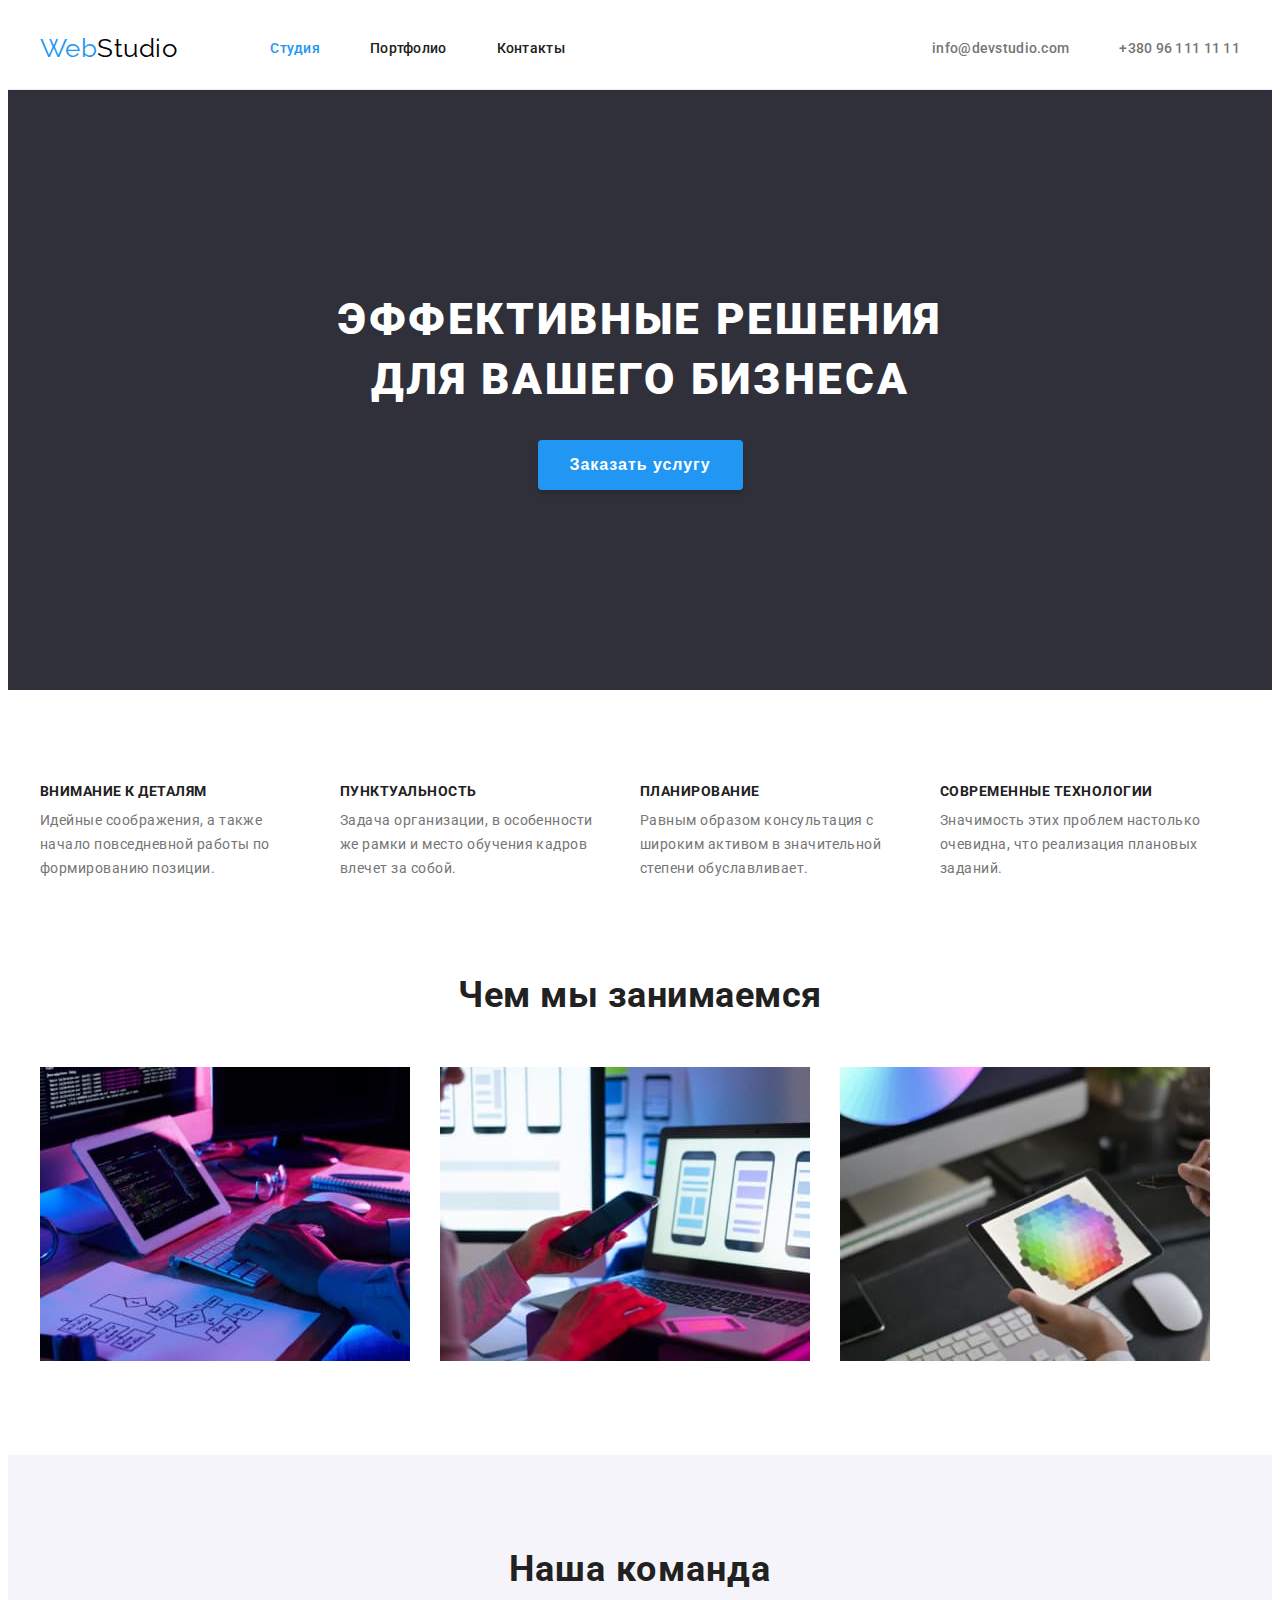
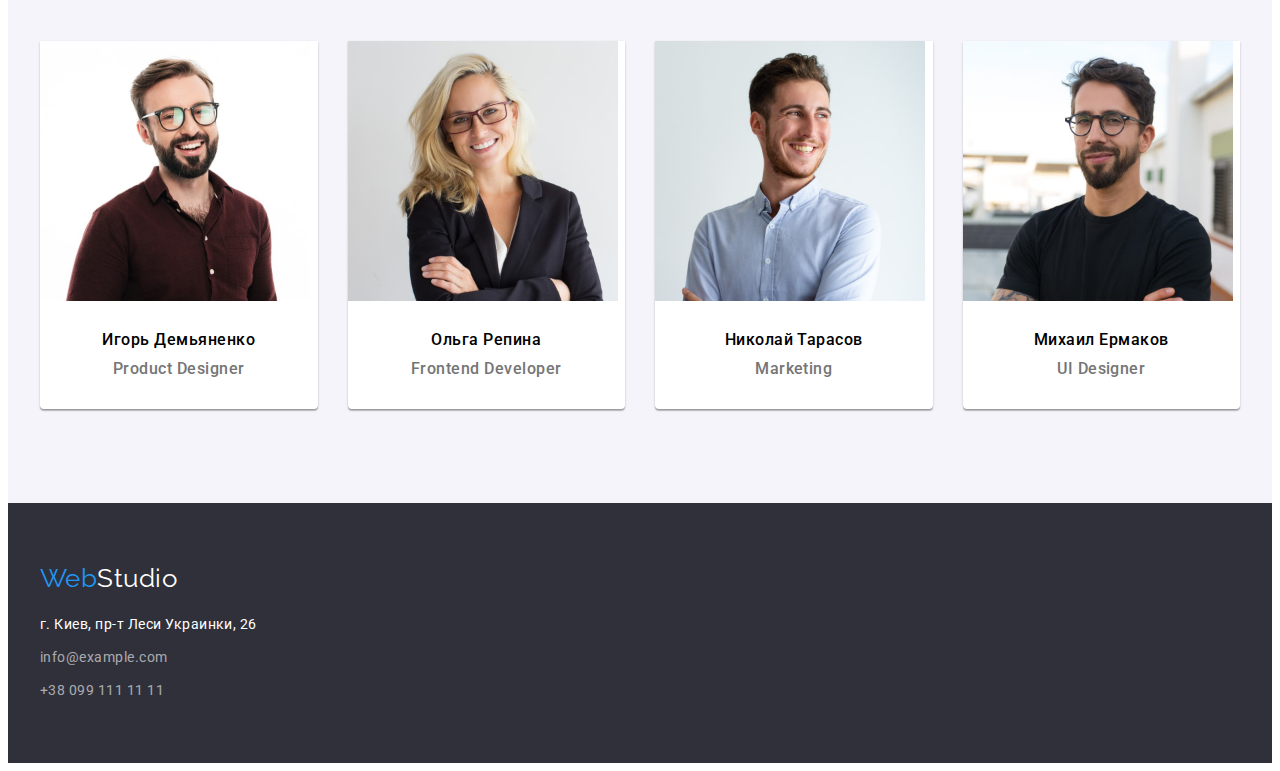
<file: index.html>
<!DOCTYPE html>
<html lang="ru">
<head>
    <meta charset="UTF-8">
    <meta http-equiv="X-UA-Compatible" content="IE=edge">
    <meta name="viewport" content="width=device-width, initial-scale=1.0">
    <title>WebStudio site</title>
    <link rel="preconnect" href="https://fonts.googleapis.com">
    <link rel="preconnect" href="https://fonts.gstatic.com" crossorigin>
    <link href="https://fonts.googleapis.com/css2?family=Raleway:wght@700&family=Roboto:wght@400;500;700;900&display=swap" rel="stylesheet">
    <link rel="stylesheet" href="https://cdnjs.cloudflare.com/ajax/libs/modern-normalize/1.1.0/modern-normalize.min.css" integrity="sha512-wpPYUAdjBVSE4KJnH1VR1HeZfpl1ub8YT/NKx4PuQ5NmX2tKuGu6U/JRp5y+Y8XG2tV+wKQpNHVUX03MfMFn9Q==" crossorigin="anonymous" referrerpolicy="no-referrer" />
    <link rel="stylesheet" href="./css/styles.css">
</head>
<body>
<!-- header -->
<header class="header">
    <div class="container header-container">
            <nav class="page-nav">
                <a href="./index.html" class="header-logo ">Web<span class="logo-color">Studio</span></a>
                <ul class="menu-nav list">
                    <li class="nav-item"><a class="nav-link link current-page" href="./index.html">Студия</a></li>
                    <li class="nav-item"><a class="nav-link link" href="./portfolio.html">Портфолио</a></li>
                    <li class="nav-item"><a class="nav-link link" href="">Контакты</a></li>
                </ul>
            </nav>
            <!-- contacts -->
                <ul class="contacts list">
                    <li class="contact-item"><a href="mailto:info@devstudio.com" class="contact-link link">info@devstudio.com</a></li>
                    <li class="contact-item"><a href="tel:+380961111111" class="contact-link link">+380 96 111 11 11</a></li>
                </ul>
    </div>
</header>

<!-- main information -->
<main>
        <section class="hero">
           <div class="container">
                <h1 class="hero-title">Эффективные решения для вашего бизнеса</h1>
                <button class="button btn" type="button">Заказать услугу</button>
           </div>
        </section>
   
    <!-- Our advantages -->
    <section class="section">
        <div class="container">
        <h2 class="visually-hidden">Наши особенности</h2>
            <ul class="features-list">
            <li class="features-item">
                <h3 class="features-heading">Внимание к деталям</h3>
                <p class="features-paragraph">Идейные соображения, а также начало повседневной работы по формированию позиции.
                </p>
            </li>
            <li class="features-item">
                <h3 class="features-heading">Пунктуальность</h3>
                <p class="features-paragraph">Задача организации, в особенности же рамки и место обучения кадров влечет за
                    собой.</p>
            </li>
            <li class="features-item">
                <h3 class="features-heading">Планирование</h3>
                <p class="features-paragraph">Равным образом консультация с широким активом в значительной степени
                    обуславливает.</p>
            </li>
            <li class="features-item">
                <h3 class="features-heading">Современные технологии</h3>
                <p class="features-paragraph">Значимость этих проблем настолько очевидна, что реализация плановых заданий.</p>
            </li>
        </ul>
    </div>
    
    </section>

    <!-- What are we doing -->
    <section class="activity section">
        <div class="container">
            <h2 class="activity-title">Чем мы занимаемся</h2>
            <ul class="activity-list">
                <li class="activity-item"><a href="">
                        <img class="activity-img" src="./images/development.jpg" alt="разработка сайта" width="370" height="294" />
                    </a>
                </li>
                <li class="activity-item">
                    <a href="">
                        <img class="activity-img" src="./images/mobile-version.jpg" alt="дизайн сайта" width="370" height="294" />
                    </a>
                </li>
                <li class="activity-item">
                    <a href="">
                        <img class="activity-img" src="./images/color-scheme.jpg" alt="стиль сайта" width="370" height="294" />
                    </a>
                </li>
            </ul>
        </div>
    </section>

    <!-- Our team -->
    <section class="work section">
        <div class="container">
            <h2 class="team">Наша команда</h2>
            <ul class="team-list">
                <li class="team-item">
                    <img class="team-img" src="./images/product-designer.jpg" alt="Дизайнер продукта" width="270" height="260" />
                    <div class="team-info">
                        <h3 class="about-name">Игорь Демьяненко</h3>
                        <p class="about-work">Product Designer</p>
                    </div>
                </li>
                <li class="team-item">
                    <img class="team-img" src="./images/frontend.jpg" alt="Фронтенд-разработчик" width="270" height="260" />
                    <div class="team-info">
                        <h3 class="about-name">Ольга Репина</h3>
                        <p class="about-work">Frontend Developer</p>
                    </div>
                </li>
                <li class="team-item">
                    <img class="team-img" src="./images/marketing.jpg" alt="Маркетинг" width="270" height="260" />
                    <div class="team-info">
                        <h3 class="about-name">Николай Тарасов</h3>
                        <p class="about-work">Marketing</p>
                    </div>
                </li>
                <li class="team-item">
                    <img class="team-img" src="./images/ui-designer.jpg" alt="Пользовательский интерфейс" width="270"
                        height="260" />
                    <div class="team-info">
                        <h3 class="about-name">Михаил Ермаков</h3>
                        <p class="about-work">UI Designer</p>
                    </div>
                </li>
            </ul>
        </div>
       
    </section>
</main>

<!-- footer -->
<footer class="footer">
    <div class="container footer-container">
        <a class="footer-logo" href="./index.html">Web<span class="logo-color logo">Studio</span></a>
        <address class="address">
            <ul class="footer-list">
                <li class="footer-item item-space"><a class="address-items" href="https://www.google.com.ua/maps/place/%D0%B1%D1%83%D0%BB.+%D0%9B%D0%B5%D1%81%D0%B8+%D0%A3%D0%BA%D1%80%D0%B0%D0%B8%D0%BD%D0%BA%D0%B8,+26,+%D0%9A%D0%B8%D0%B5%D0%B2,+02000/@50.4265841,30.5361971,17z/data=!3m1!4b1!4m5!3m4!1s0x40d4cf0e033ecbe9:0x57a4dffefec77da0!8m2!3d50.4265807!4d30.5383858?hl=ru">
            г. Киев, пр-т Леси Украинки, 26</a></li>
                <li class="footer-item item-space"><a class="footer-contact" href="mailto:info@example.com">info@example.com</a></li>
                <li class="footer-item item-space"><a class="footer-contact" href="tel:+380991111111">+38 099 111 11 11</a></li>
            </ul>
        </address>
    </div>

   
</footer>  

</body>
</html>
</file>
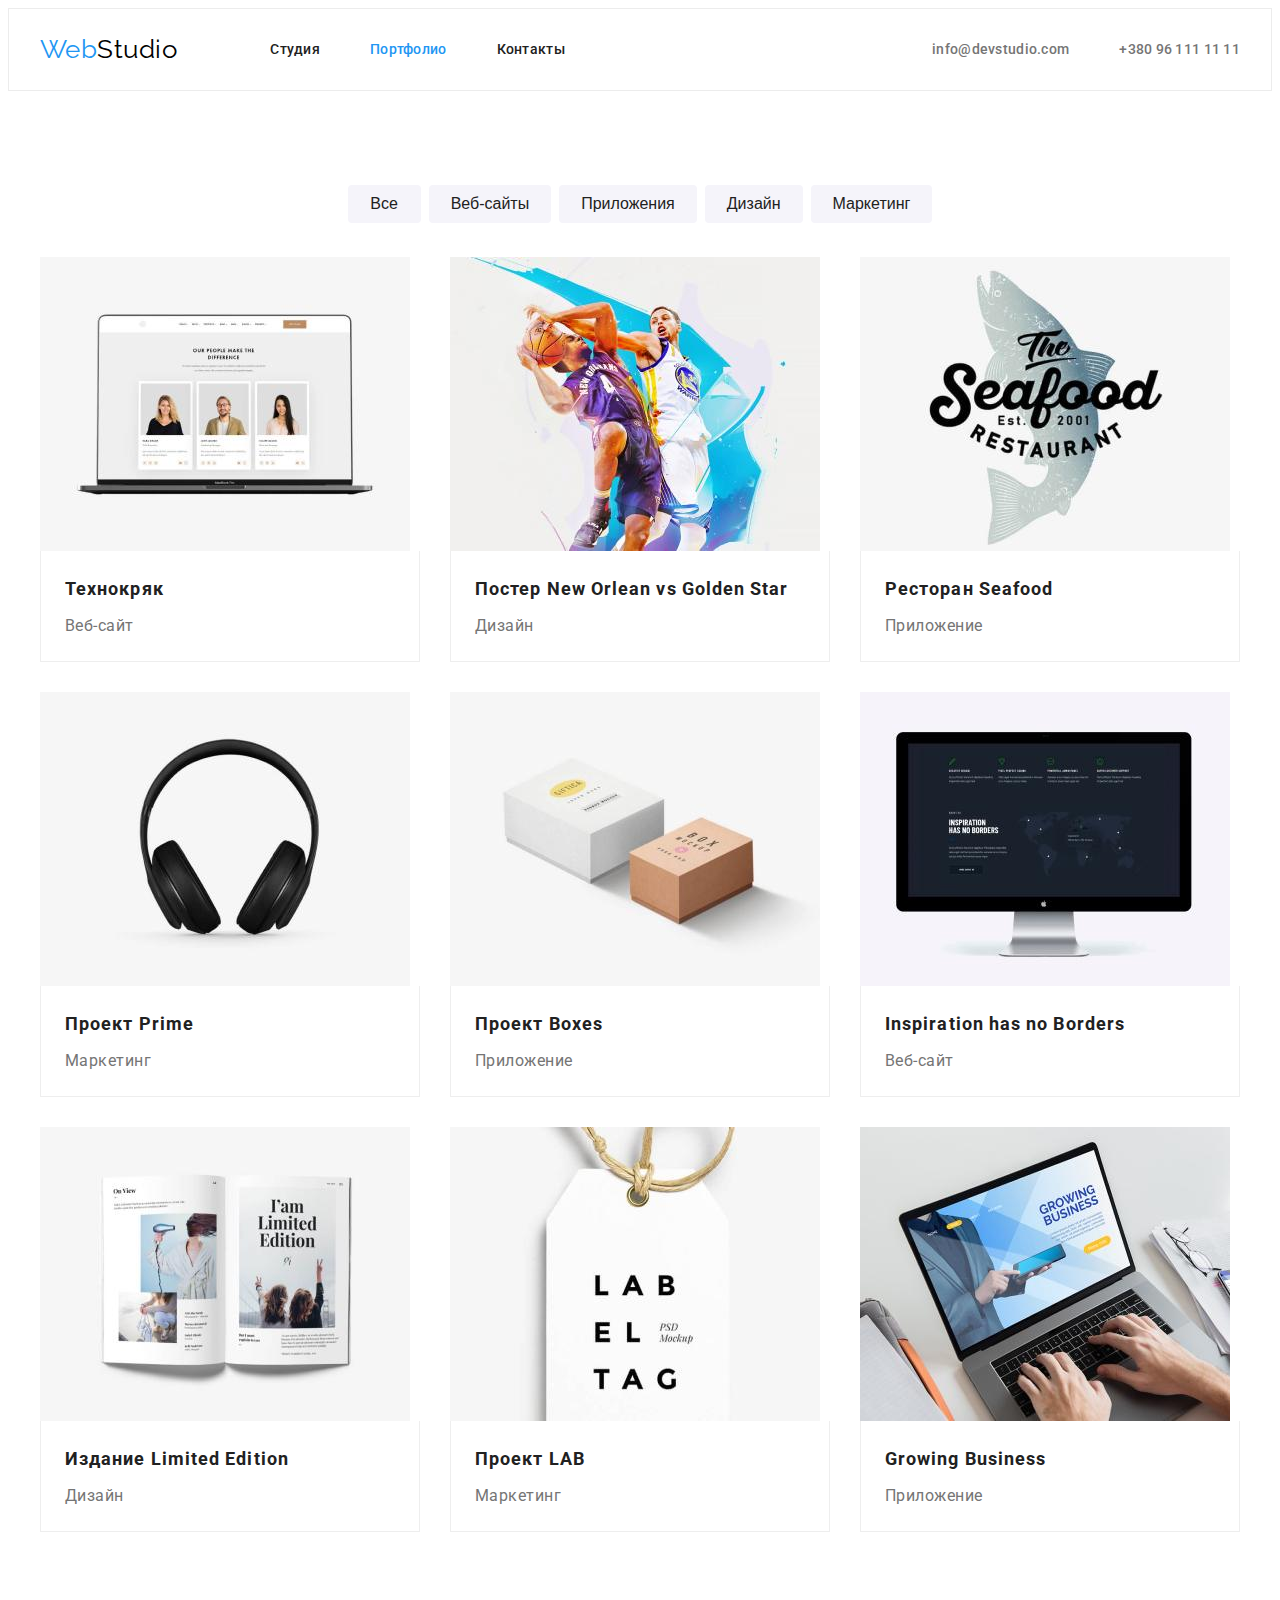
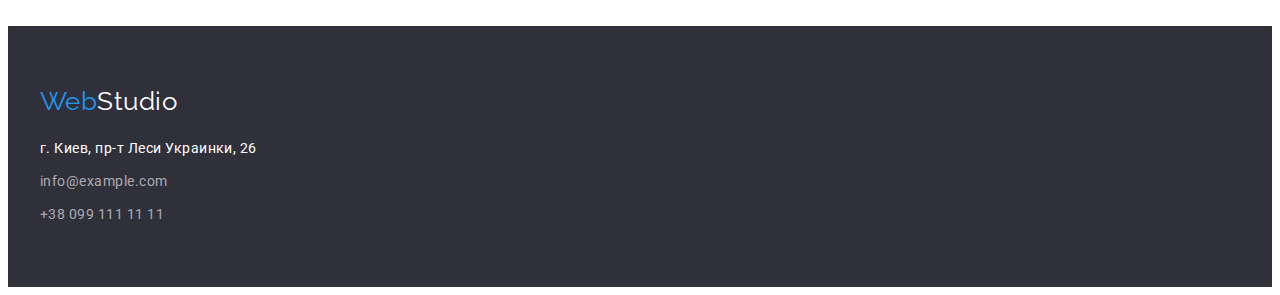
<file: portfolio.html>
<!DOCTYPE html>
<html lang="ru">
<head>
    <meta charset="UTF-8">
    <meta http-equiv="X-UA-Compatible" content="IE=edge">
    <meta name="viewport" content="width=device-width, initial-scale=1.0">
    <title>WebStudio</title>
    <link rel="preconnect" href="https://fonts.googleapis.com">
    <link rel="preconnect" href="https://fonts.gstatic.com" crossorigin>
    <link href="https://fonts.googleapis.com/css2?family=Raleway:wght@700&family=Roboto:wght@400;500;700;900&display=swap" rel="stylesheet">
    <link rel="stylesheet" href="https://cdnjs.cloudflare.com/ajax/libs/modern-normalize/1.1.0/modern-normalize.min.css" integrity="sha512-wpPYUAdjBVSE4KJnH1VR1HeZfpl1ub8YT/NKx4PuQ5NmX2tKuGu6U/JRp5y+Y8XG2tV+wKQpNHVUX03MfMFn9Q==" crossorigin="anonymous" referrerpolicy="no-referrer" />
    <link rel="stylesheet" href="./css/styles.css">
    
</head>
<body>
<!-- Хедер -->
<header class="portfolio-header">
    <div class="container portfolio-container">
        <nav class="portfolio">
            <a href="./index.html" class="portfol-logo">Web<span class="portfol-logo-color">Studio</span></a>
            <ul class="portfol-list">
                <li class="portfol-item"><a class="portfol-link links" href="./index.html">Студия</a></li>
                <li class="portfol-item"><a class="portfol-link links current-page" href="./portfolio.html">Портфолио</a></li>
                <li class="portfol-item"><a class="portfol-link links" href="">Контакты</a></li>
            </ul>
        </nav>
<!-- contacts -->
            <ul class="header-contacts">
                <li class="header-list"><a class="header-link link" href="mailto:info@devstudio.com">info@devstudio.com</a></li>
                <li class="header-list"><a class="header-link link" href="tel:+380961111111">+380 96 111 11 11</a></li>
            </ul>
    </div>
</header>
<!-- герой -->
<main">
    <section class="section">
        <div class="container filter-container">
                <h1 class="visually-hidden" >filter</h1>
                <ul class="filter-list">
                    <li class="filter-item"><button class="filter-btn filter-button" type="button">Все</button></li>
                    <li class="filter-item"><button class="filter-btn filter-button" type="button">Веб-сайты</button></li>
                    <li class="filter-item"><button class="filter-btn filter-button" type="button">Приложения</button></li>
                    <li class="filter-item"><button class="filter-btn filter-button" type="button">Дизайн</button></li>
                    <li class="filter-item"><button class="filter-btn filter-button" type="button">Маркетинг</button></li>
                </ul>
        
                <ul class="gallery-list">
                    <li class="gallery-item">
                        <a class="gallery-link" href="">
                            <img class="gallery-img" src="./images/techno-crack.jpg" alt="сайт" width="370" height="294">
                            <div class="gallery-info">
                            <h2 class="gallery-heading">Технокряк</h3>
                            <p class="gallery-paragraph">Веб-сайт</p>
                            </div>
                        </a>
                    </li>
                    <li class="gallery-item">
                        <a class="gallery-link" href="">
                            <img class="gallery-img" src="./images/poster.jpg" alt="постер" width="370" height="294">
                            <div class="gallery-info">
                            <h2 class="gallery-heading">Постер New Orlean vs Golden Star</h3>
                            <p class="gallery-paragraph">Дизайн</p>
                            </div>
                        </a>
                    </li>
                    <li class="gallery-item">
                        <a class="gallery-link" href="">
                            <img class="gallery-img" src="./images/restaurant.jpg" alt="ресторан" width="370" height="294">
                            <div class="gallery-info">
                            <h2 class="gallery-heading">Ресторан Seafood</h3>
                            <p class="gallery-paragraph">Приложение</p>
                            </div>
                        </a>
                    </li>
                    <li class="gallery-item">
                        <a class="gallery-link" href="">
                            <img class="gallery-img" src="./images/prime.jpg" alt="наушники" width="370" height="294">
                            <div class="gallery-info">
                            <h2 class="gallery-heading">Проект Prime</h3>
                            <p class="gallery-paragraph">Маркетинг</p>
                            </div>
                        </a>
                    </li>
                    <li class="gallery-item">
                        <a class="gallery-link" href="">
                            <img class="gallery-img" src="./images/boxes.jpg" alt="коробки" width="370" height="294">
                            <div class="gallery-info">
                            <h2 class="gallery-heading">Проект Boxes</h3>
                            <p class="gallery-paragraph">Приложение</p>
                            </div>
                        </a>
                    </li>
                    <li class="gallery-item">
                        <a class="gallery-link" href="">
                            <img class="gallery-img" src="./images/web-site.jpg" alt="вдохновение" width="370" height="294">
                            <div class="gallery-info">
                            <h2 class="gallery-heading">Inspiration has no Borders</h3>
                            <p class="gallery-paragraph">Веб-сайт</p>
                            </div>
                        </a>
                    </li>
                    <li class="gallery-item">
                        <a class="gallery-link" href="">
                            <img class="gallery-img" src="./images/limited-edition.jpg" alt="журнал width" width="370" height="294">
                            <div class="gallery-info">
                            <h2 class="gallery-heading">Издание Limited Edition</h3>
                            <p class="gallery-paragraph">Дизайн</p>
                            </div>
                        </a>
                    </li>
                    <li class="gallery-item">
                        <a class="gallery-link" href="">
                            <img class="gallery-img" src="./images/lab.jpg" alt="бирка с шнурком" width="370" height="294">
                            <div class="gallery-info">
                            <h2 class="gallery-heading">Проект LAB</h3>
                            <p class="gallery-paragraph">Маркетинг</p>
                            </div>
                        </a>
                    </li>
                    <li class="gallery-item">
                        <a class="gallery-link" href="">
                            <img class="gallery-img" src="./images/business.jpg" alt="растущий бизнес" width="370" height="294">
                            <div class="gallery-info">
                            <h2 class="gallery-heading">Growing Business</h3>
                            <p class="gallery-paragraph">Приложение</p>
                            </div>
                        </a>
                    </li>
                </ul>
        </div>
       
    </section>
</main>
<!-- футер -->
<footer class="portfolio-footer">
    <div class="container">
        <a class="logo-footer" href="./index.html">Web<span class="portfolio-logo">Studio</span></a>
        <address class="footer-address">
            <ul class="address-list">
            <li class="address-item address-space"><a class="address-map"
                    href=”https://www.google.com.ua/maps/place/%D0%B1%D1%83%D0%BB.+%D0%9B%D0%B5%D1%81%D0%B8+%D0%A3%D0%BA%D1%80%D0%B0%D0%B8%D0%BD%D0%BA%D0%B8,+26,+%D0%9A%D0%B8%D0%B5%D0%B2,+02000/@50.4265841,30.5361971,17z/data=!3m1!4b1!4m5!3m4!1s0x40d4cf0e033ecbe9:0x57a4dffefec77da0!8m2!3d50.4265807!4d30.5383858?hl=ru”>
                    г. Киев, пр-т Леси Украинки, 26</a></li>
                <li class="address-item address-space"><a class="address-contact" href="mailto:info@example.com">info@example.com</a></li>
                <li class="address-item address-space"><a class="address-contact" href="tel:+380991111111">+38 099 111 11 11</a></li>
            </ul>
        </address>
    </div>
    
</footer>

    
</body>
</html>
</file>
<file: css/styles.css>
:root {
  --primary-text-color: #212121;
  --secondary-text-color: #757575;
  --title-text-color: #000000;
  --accent-color: #2196f3;
  --primary-white-color: #ffffff;
  --secondary-darkgray-color: #2f303a;
  --third-title-color: #f5f4fa;
}
p,
h1,
h2,
h3,
h4,
h5,
h6 {
  margin: 0;
}
ul {
  list-style: none;
  margin: 0;
  padding-left: 0;
}
img {
  display: block;
  max-width: 100%;
  height: auto;
}
body {
  font-family: 'Roboto', sans-serif;
  color: var(--primary-text-color);
  letter-spacing: 0.03em;
  line-height: 1.14;
}

/* -------HEADER------ */
.header {
  background-color: var(--primary-white-color);
  border-bottom: 1px solid #ececec;
}
.container {
  width: 1200px;
  margin: 0 auto;
  padding: 0 15px;
}
.header-container {
  display: flex;
  align-items: center;
}
/* LOGO */
.header-logo {
  font-family: 'Raleway', sans-serif;
  font-size: 26px;
  line-height: 1.19;
  color: var(--accent-color);
  text-decoration: none;
  margin-right: 93px;
  padding-top: 25px;
  padding-bottom: 25px;
  align-items: center;
}
.list {
  list-style: none;
  display: flex;
}
.logo-color {
  color: var(--title-text-color);
}
/* NAVIGATION */
.page-nav {
  display: flex;
  align-items: center;
}
.nav-link {
  color: var(--primary-text-color);
  font-weight: 500;
  font-size: 14px;
  letter-spacing: 0.02em;
}

.nav-item:not(:last-child) {
  margin-right: 50px;
}
.nav-link:hover,
.nav-link:focus {
  color: var(--accent-color);
}
.link {
  text-decoration: none;
}
.link.current-page {
  color: var(--accent-color);
}
/* CONTACTS */
.contacts {
  display: flex;
  margin-left: auto;
  align-items: center;
}

.contact-link {
  color: var(--secondary-text-color);
  font-weight: 500;
  font-size: 14px;
  letter-spacing: 0.02em;
}
.contact-link:hover,
.contact-link:focus {
  color: var(--accent-color);
}
.contact-item:not(:first-child) {
  margin-left: 50px;
}

/* ---------MAIN--------- */
.visually-hidden {
  position: absolute;
  clip: rect(0 0 0 0);
  width: 1px;
  height: 1px;
  margin: -1px;
}

.hero {
  background-color: var(--secondary-darkgray-color);
  text-align: center;
  padding: 200px 0;
}

.hero-title {
  color: var(--primary-white-color);
  font-weight: 900;
  font-size: 44px;
  line-height: 1.36;
  text-align: center;
  letter-spacing: 0.06em;
  text-transform: uppercase;
  margin-bottom: 30px;
  max-width: 696px;
  margin-left: auto;
  margin-right: auto;
}
.button {
  cursor: pointer;
  color: var(--primary-white-color);
  background-color: var(--accent-color);
}
.btn {
  font-style: inherit;
  font-weight: bold;
  font-size: 16px;
  line-height: 1.87;
  letter-spacing: 0.06em;
  box-shadow: 0px 4px 4px rgba(0, 0, 0, 0.15);
  border-radius: 4px;
  border: 0;
  padding: 10px 32px;
  min-width: 200px;
}
/* ------OUR ADVANTAGES------ */
.section {
  padding-top: 94px;
  padding-bottom: 94px;
}
.features-list {
  display: flex;
}
.features-item:not(:last-child) {
  margin-right: 30px;
}
.features-heading {
  font-weight: 700;
  font-size: 14px;
  text-transform: uppercase;
  color: var(--primary-text-color);
  margin-bottom: 10px;
}
.features-paragraph {
  font-size: 14px;
  line-height: 1.71;
  color: var(--secondary-text-color);
  width: 270px;
}
.features-title {
  font-weight: 700;
  font-size: 36px;
  line-height: 1.16;
}
.activity {
  padding-top: 0px;
}
.activity-title {
  font-weight: 700;
  font-size: 36px;
  line-height: 1.16;
  text-align: center;
  margin-bottom: 50px;
}
.activity-item:not(:last-child) {
  margin-right: 30px;
}
.activity-list {
  display: flex;
}

/* -----OUR TEAM------ */
.work {
  background-color: var(--third-title-color);
}
.team {
  font-weight: 700;
  font-size: 36px;
  line-height: 1.16;
  letter-spacing: 0.03em;
  text-align: center;
  margin-bottom: 50px;
}
.team-list {
  display: flex;
  margin-left: calc(-1 * 30px);
}
.team-list .team-item {
  margin-left: 30px;
  flex-basis: calc(100% / 4 - 30px);
  border-radius: 0px 0px 4px 4px;
  box-shadow: 0px 1px 3px rgba(0, 0, 0, 0.12), 0px 1px 1px rgba(0, 0, 0, 0.14),
    0px 2px 1px rgba(0, 0, 0, 0.2);
}
.team-item {
  background-color: var(--primary-white-color);
}
.team-info {
  padding: 30px 0;
  text-align: center;
}
.about-name {
  font-weight: 500;
  font-size: 16px;
  line-height: 1.18;
  text-align: center;
  color: var(--title-text-color);
  margin-bottom: 10px;
}
.about-work {
  color: var(--secondary-text-color);
  font-weight: 500;
  font-size: 16px;
  line-height: 1.18;
  text-align: center;
}
/* -------FOOTER-------- */
.footer {
  background-color: var(--secondary-darkgray-color);
  padding: 60px 0;
}

.footer-logo {
  font-family: 'Raleway', sans-serif;
  font-size: 26px;
  line-height: 1.19;
  color: var(--accent-color);
  text-decoration: none;
}
.logo {
  color: var(--primary-white-color);
}
.footer-logo {
  display: block;
  margin-bottom: 20px;
}
.address {
  font-style: normal;
}

.footer-item {
  font-size: 14px;
  line-height: 1.71;
}
.item-space:not(:last-child) {
  margin-bottom: 9px;
}

.address-items {
  color: var(--primary-white-color);
  text-decoration: none;
}
.footer-contact {
  font-size: 14px;
  line-height: 1.71;
  color: rgba(255, 255, 255, 0.6);
  text-decoration: none;
}
.footer-contact:hover,
.footer-contact:focus {
  color: var(--accent-color);
}
.footer-list .address-items,
.footer-list .footer-contact {
  display: block;
}

/* ------PORTFOLIO----------*/
.portfolio-header {
  background-color: var(--primary-white-color);
  border: 1px solid #ececec;
}
.portfolio-container {
  display: flex;
  align-items: center;
}
.portfolio {
  display: flex;
  align-items: center;
}
.portfol-logo {
  font-family: 'Raleway', sans-serif;
  font-size: 26px;
  line-height: 1.19;
  color: var(--accent-color);
  text-decoration: none;
  margin-right: 93px;
  padding-top: 25px;
  padding-bottom: 25px;
  align-items: center;
}
.portfol-logo-color {
  color: var(--title-text-color);
}
.portfol-list {
  display: flex;
}
.portfol-link {
  color: var(--primary-text-color);
  font-weight: 500;
  font-size: 14px;
  letter-spacing: 0.02em;
  text-decoration: none;
}
.portfol-link:hover,
.portfol-link:focus {
  color: var(--accent-color);
}
.links.current-page {
  color: var(--accent-color);
}

.portfol-item:not(:last-child) {
  margin-right: 50px;
}
.header-contacts {
  text-decoration: none;
  display: flex;
  margin-left: auto;
  align-items: center;
}
.header-link {
  color: var(--secondary-text-color);
  font-weight: 500;
  font-size: 14px;
  letter-spacing: 0.02em;
}
.header-link:hover,
.header-link:focus {
  color: var(--accent-color);
}
.header-list:not(:first-child) {
  margin-left: 50px;
}

.filter-list {
  text-decoration: none;
  display: flex;
  justify-content: center;
  margin-bottom: 34px;
}
.filter-item:not(:last-child) {
  margin-right: 8px;
}
.filter-button {
  cursor: pointer;
  color: var(--primary-text-color);
  background-color: var(--third-title-color);
}
.filter-button:hover,
.filter-button:focus {
  background-color: var(--accent-color);
  color: var(--primary-white-color);
  box-shadow: 0px 4px 4px rgba(0, 0, 0, 0.25);
}
.filter-btn {
  font-style: inherit;
  font-weight: 500;
  font-size: 16px;
  line-height: 1.62;
  text-align: center;
  border-radius: 4px;
  border: 0;
  padding: 6px 22px;
  min-width: 73px;
}
.gallery-list {
  display: flex;
  flex-wrap: wrap;
  margin-top: calc(-1 * 30px);
  margin-left: calc(-1 * 30px);
}
.gallery-list .gallery-item {
  margin-top: 30px;
  margin-left: 30px;
  flex-basis: calc(100% / 3 - 30px);
}

.gallery-info {
  padding: 20px 24px;
  border-right: 1px solid #eeeeee;
  border-bottom: 1px solid #eeeeee;
  border-left: 1px solid #eeeeee;
}
.gallery-heading {
  font-weight: 700;
  font-size: 18px;
  line-height: 2;
  letter-spacing: 0.06em;
  color: var(--primary-text-color);
  margin-bottom: 4px;
}
.gallery-link {
  text-decoration: none;
}
.gallery-paragraph {
  font-weight: 400;
  font-size: 16px;
  line-height: 30px;
  color: var(--secondary-text-color);
}
/* -------FOOTER--------- */
.portfolio-footer {
  padding: 60px 0;
}
.logo-footer {
  font-family: 'Raleway', sans-serif;
  font-size: 26px;
  line-height: 1.19;
  color: var(--accent-color);
  text-decoration: none;
  display: block;
  margin-bottom: 20px;
}
.portfolio-logo {
  color: var(--primary-white-color);
}
.portfolio-footer {
  background-color: var(--secondary-darkgray-color);
}
.footer-address {
  font-style: normal;
}

.address-map {
  font-size: 14px;
  line-height: 1.71;
  color: var(--primary-white-color);
  text-decoration: none;
}
.address-item {
  color: var(--primary-white-color);
}
.address-space:not(:last-child) {
  margin-bottom: 9px;
}
.address-contact {
  font-size: 14px;
  line-height: 1.71;
  color: rgba(255, 255, 255, 0.6);
  text-decoration: none;
}
.address-contact:hover,
.address-contact:focus {
  color: var(--accent-color);
}
</file>
